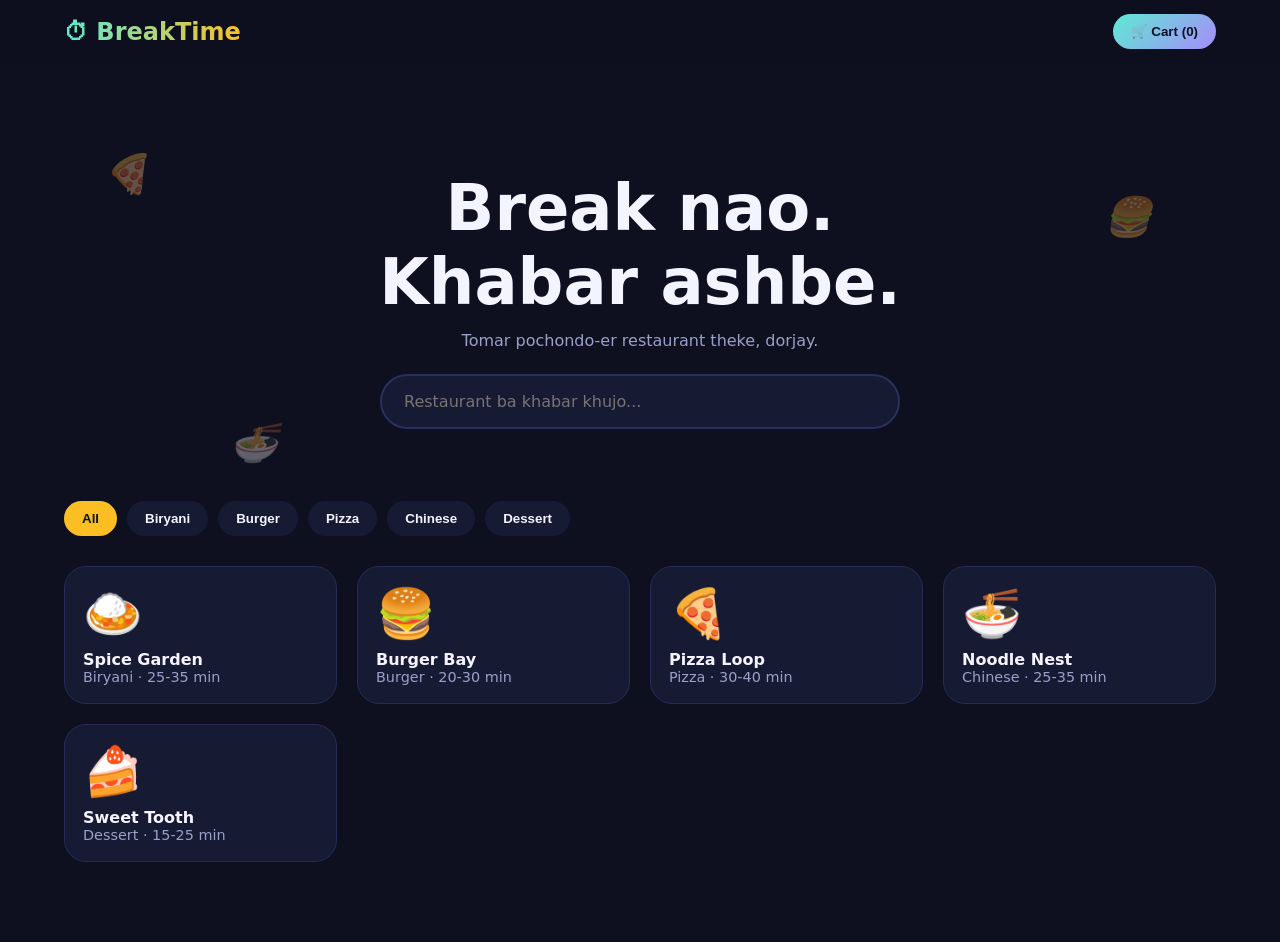
<file: index.html>
<!doctype html><html lang="bn"><head><meta charset="utf-8"><meta name="viewport" content="width=device-width,initial-scale=1">
<title>BreakTime – Order food, take a break</title><link rel="stylesheet" href="style.css"></head><body>
<header><div class="logo"><span>⏱</span> BreakTime</div><button id="cartbtn">🛒 Cart (<b id="cc">0</b>)</button></header>
<section class="hero"><i class="float" style="left:8%;top:20%">🍕</i><i class="float" style="right:10%;top:30%;animation-delay:-2s">🍔</i><i class="float" style="left:18%;bottom:8%;animation-delay:-4s">🍜</i>
<h1>Break nao. <br>Khabar ashbe.</h1><p>Tomar pochondo-er restaurant theke, dorjay.</p><input id="q" placeholder="Restaurant ba khabar khujo..."></section>
<div class="chips" id="chips"></div><main class="grid" id="grid"></main>
<div class="modal" id="m"><div class="sheet" id="sheet"></div></div>
<script type="module">
import {init,restaurants,db,fb} from "./data.js";
import {demo} from "./firebase-config.js";
let R=[],cart=[],cat="All";const $=s=>document.querySelector(s);
const toast=t=>{const e=document.createElement("div");e.className="toast";e.textContent=t;document.body.append(e);setTimeout(()=>e.remove(),2200)};
function draw(){const q=$("#q").value.toLowerCase();
 $("#chips").innerHTML=["All",...new Set(R.map(r=>r.cat))].map(c=>`<button class="chip ${c==cat?"on":""}" data-c="${c}">${c}</button>`).join("");
 $("#grid").innerHTML=R.filter(r=>(cat=="All"||r.cat==cat)&&(r.name+r.menu.map(m=>m.n)).toLowerCase().includes(q)).map((r,i)=>`<div class="card" style="animation-delay:${i*70}ms" data-r="${r.id}"><span class="emo">${r.emoji||"🍽"}</span><b>${r.name}</b><div class="mute">${r.cat} · ${r.time||"30 min"}</div></div>`).join("")}
$("#chips").onclick=e=>{if(e.target.dataset.c){cat=e.target.dataset.c;draw()}};$("#q").oninput=draw;
$("#grid").onclick=e=>{const c=e.target.closest(".card");if(!c)return;const r=R.find(x=>x.id==c.dataset.r);
 open(`<h2>${r.emoji} ${r.name}</h2>`+r.menu.map((m,i)=>`<div class="row"><div>${m.n}<div class="price">৳${m.p}</div></div><button data-add="${r.id}:${i}">+ Add</button></div>`).join(""))};
$("#sheet").onclick=e=>{const a=e.target.dataset.add;if(a){const[id,i]=a.split(":");const r=R.find(x=>x.id==id);cart.push({rid:id,rname:r.name,...r.menu[i]});$("#cc").textContent=cart.length;$("#cartbtn").classList.remove("bump");void $("#cartbtn").offsetWidth;$("#cartbtn").classList.add("bump");toast("Added ✓")}
 if(e.target.id=="place")place()};
function open(h){$("#sheet").innerHTML=h;$("#m").classList.add("open")}$("#m").onclick=e=>{if(e.target.id=="m")$("#m").classList.remove("open")};
$("#cartbtn").onclick=()=>{const t=cart.reduce((s,x)=>s+x.p,0);open(`<h2>Your cart</h2>`+(cart.map(x=>`<div class="row"><span>${x.n} <small class="mute">${x.rname}</small></span><span class="price">৳${x.p}</span></div>`).join("")||"<p class='mute'>Empty</p>")+(cart.length?`<div class="f"><input id="nm" placeholder="Name"><input id="ph" placeholder="Phone"><input id="ad" placeholder="Address"></div><button id="place">Place order · ৳${t}</button>`:""))};
async function place(){const o={items:cart.map(({n,p,rid})=>({n,p,rid})),restaurantIds:[...new Set(cart.map(c=>c.rid))],total:cart.reduce((s,x)=>s+x.p,0),name:$("#nm").value,phone:$("#ph").value,address:$("#ad").value,status:"new"};
 if(!o.name||!o.phone||!o.address)return toast("Sob field puron koro");
 if(!demo){o.createdAt=fb.serverTimestamp();await fb.addDoc(fb.collection(db,"orders"),o)}
 cart=[];$("#cc").textContent=0;$("#m").classList.remove("open");toast("Order placed! 🎉")}
await init();R=await restaurants();draw();
</script></body></html>
</file>
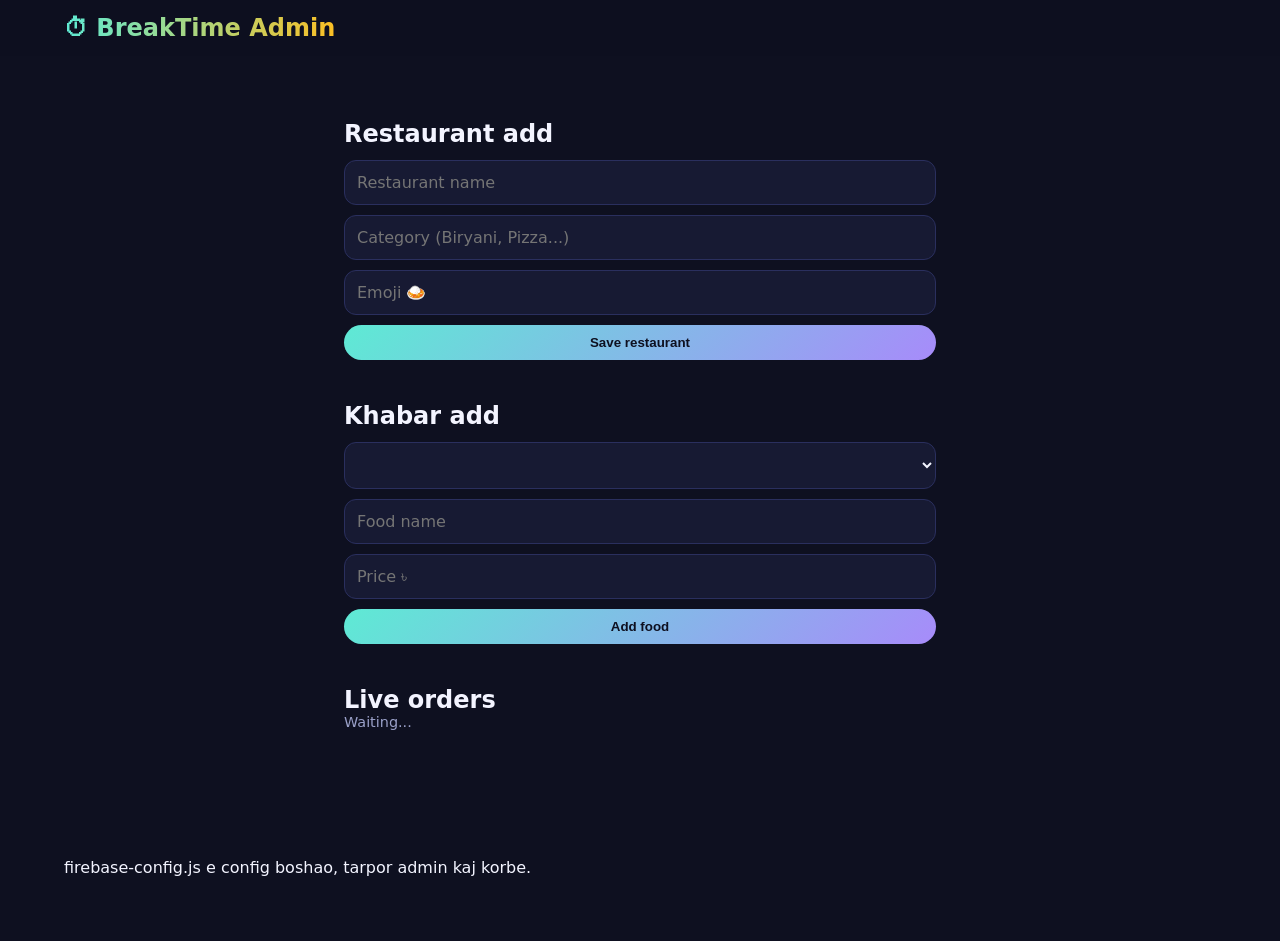
<file: admin.html>
<!doctype html><html><head><meta charset="utf-8"><meta name="viewport" content="width=device-width,initial-scale=1"><title>BreakTime Admin</title><link rel="stylesheet" href="style.css"></head><body>
<header><div class="logo">⏱ BreakTime Admin</div></header>
<div style="padding:5vw;display:grid;gap:30px;max-width:720px;margin:auto">
<section><h2>Restaurant add</h2><div class="f"><input id="rn" placeholder="Restaurant name"><input id="rc" placeholder="Category (Biryani, Pizza...)"><input id="re" placeholder="Emoji 🍛"><button id="ar">Save restaurant</button></div></section>
<section><h2>Khabar add</h2><div class="f"><select id="rs"></select><input id="fn" placeholder="Food name"><input id="fp" type="number" placeholder="Price ৳"><button id="af">Add food</button></div></section>
<section><h2>Live orders</h2><div id="ords" class="mute">Waiting...</div></section></div>
<script type="module">
import {firebaseConfig,demo} from "./firebase-config.js";
if(demo){document.body.insertAdjacentHTML("beforeend","<p style='padding:5vw'>firebase-config.js e config boshao, tarpor admin kaj korbe.</p>")}else{
const A=await import("https://www.gstatic.com/firebasejs/10.12.2/firebase-app.js");
const F=await import("https://www.gstatic.com/firebasejs/10.12.2/firebase-firestore.js");
const db=F.getFirestore(A.initializeApp(firebaseConfig)),$=s=>document.querySelector(s);
F.onSnapshot(F.collection(db,"restaurants"),s=>$("#rs").innerHTML=s.docs.map(d=>`<option value="${d.id}">${d.data().name}</option>`).join(""));
$("#ar").onclick=()=>F.addDoc(F.collection(db,"restaurants"),{name:$("#rn").value,cat:$("#rc").value,emoji:$("#re").value,time:"30 min",menu:[]});
$("#af").onclick=()=>F.updateDoc(F.doc(db,"restaurants",$("#rs").value),{menu:F.arrayUnion({n:$("#fn").value,p:+$("#fp").value})});
F.onSnapshot(F.query(F.collection(db,"orders"),F.orderBy("createdAt","desc")),s=>{
 $("#ords").innerHTML=s.docs.map(d=>{const o=d.data();return `<div class="row"><div><b>${o.name}</b> · ${o.phone}<div class="mute">${o.items.map(i=>i.n).join(", ")} — ৳${o.total}</div></div><select data-id="${d.id}">${["new","preparing","on_the_way","delivered"].map(x=>`<option ${x==o.status?"selected":""}>${x}</option>`).join("")}</select></div>`}).join("")||"No orders";
 s.docChanges().forEach(c=>{if(c.type=="added"&&!s.metadata.hasPendingWrites&&Date.now()-(c.doc.data().createdAt?.toMillis?.()||0)<5000)new Audio("[data-uri]").play().catch(()=>{})})});
$("#ords").onchange=e=>F.updateDoc(F.doc(db,"orders",e.target.dataset.id),{status:e.target.value});}
</script></body></html>
</file>
<file: style.css>
:root{--bg:#0e1020;--card:#171a33;--ink:#f3f4ff;--mute:#9aa0c8;--a:#5eead4;--b:#fbbf24;--c:#a78bfa}
*{box-sizing:border-box;margin:0}body{font-family:system-ui,sans-serif;background:var(--bg);color:var(--ink);overflow-x:hidden}
header{position:sticky;top:0;z-index:5;display:flex;justify-content:space-between;align-items:center;padding:14px 5vw;background:#0e1020cc;backdrop-filter:blur(10px)}
.logo{font-weight:900;font-size:1.5rem;background:linear-gradient(90deg,var(--a),var(--b));-webkit-background-clip:text;color:transparent}
.logo span{display:inline-block;animation:spin 6s linear infinite}@keyframes spin{to{transform:rotate(360deg)}}
button{cursor:pointer;border:0;border-radius:99px;padding:10px 18px;font-weight:700;background:linear-gradient(135deg,var(--a),var(--c));color:#0e1020;transition:.2s}button:hover{transform:translateY(-2px) scale(1.04)}
.hero{position:relative;padding:12vh 5vw 8vh;text-align:center;overflow:hidden}
.hero h1{font-size:clamp(2rem,6vw,4rem);animation:rise .8s both}.hero p{color:var(--mute);margin:12px 0 24px;animation:rise .8s .15s both}
.hero input{width:min(520px,90%);padding:16px 22px;border-radius:99px;border:2px solid #2a2f5e;background:var(--card);color:var(--ink);font-size:1rem;animation:rise .8s .3s both}
.hero input:focus{outline:0;border-color:var(--a);box-shadow:0 0 0 6px #5eead422}
.float{position:absolute;font-size:2.4rem;opacity:.35;animation:fl 7s ease-in-out infinite}@keyframes fl{50%{transform:translateY(-26px) rotate(14deg)}}
@keyframes rise{from{opacity:0;transform:translateY(24px)}}
.chips{display:flex;gap:10px;overflow-x:auto;padding:0 5vw 10px}.chip{background:var(--card);color:var(--ink);white-space:nowrap}.chip.on{background:var(--b);color:#0e1020}
.grid{display:grid;grid-template-columns:repeat(auto-fill,minmax(250px,1fr));gap:20px;padding:20px 5vw 80px}
.card{background:var(--card);border-radius:22px;padding:18px;cursor:pointer;animation:rise .6s both;transition:.25s;border:1px solid #262b58}
.card:hover{transform:translateY(-8px) rotate(-.6deg);border-color:var(--a);box-shadow:0 18px 40px #0008}
.emo{font-size:3rem;display:block;margin-bottom:8px}.mute{color:var(--mute);font-size:.9rem}.price{color:var(--b);font-weight:800}
.modal{position:fixed;inset:0;background:#000a;display:none;align-items:flex-end;justify-content:center;z-index:9}.modal.open{display:flex}
.sheet{background:var(--bg);width:min(640px,100%);max-height:85vh;overflow:auto;border-radius:28px 28px 0 0;padding:24px;animation:up .35s}
@keyframes up{from{transform:translateY(100%)}}
.row{display:flex;justify-content:space-between;align-items:center;gap:10px;padding:12px 0;border-bottom:1px solid #262b58}
#cartbtn.bump{animation:bump .4s}@keyframes bump{50%{transform:scale(1.3)}}
.toast{position:fixed;bottom:24px;left:50%;transform:translateX(-50%);background:var(--a);color:#0e1020;padding:12px 22px;border-radius:99px;font-weight:700;z-index:20;animation:rise .4s}
input,select{font:inherit}.f{display:grid;gap:10px;margin:12px 0}.f input,.f select{padding:12px;border-radius:12px;border:1px solid #2a2f5e;background:var(--card);color:var(--ink)}
</file>
